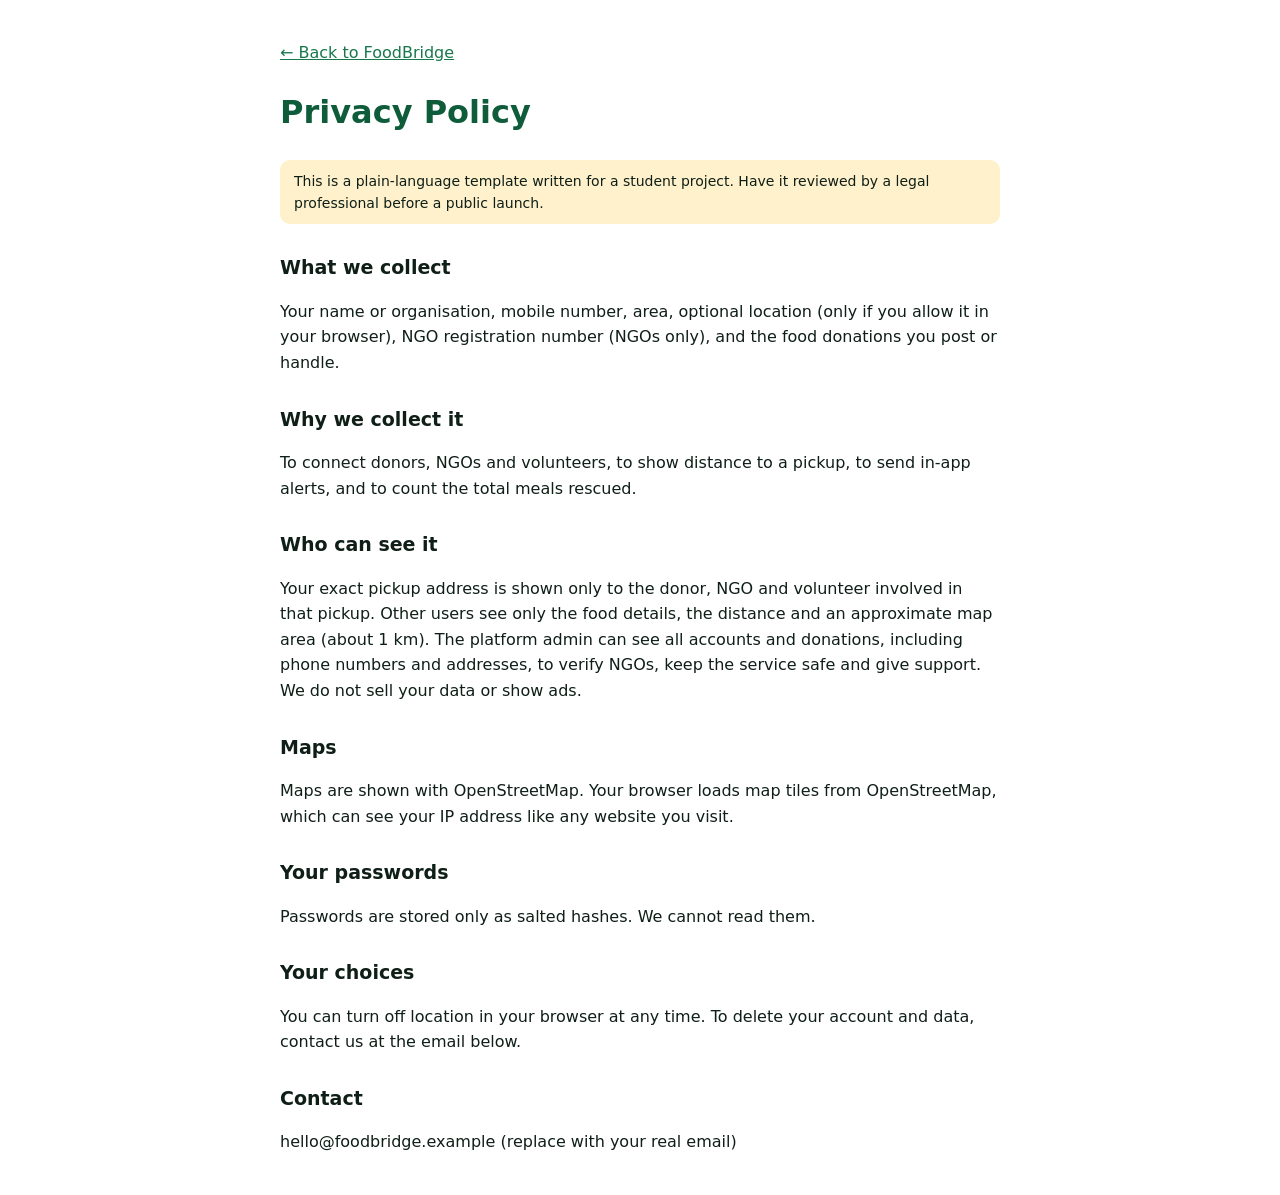
<file: frontend/privacy.html>
<!DOCTYPE html>
<html lang="en">

<head>
    <meta charset="utf-8">
    <meta name="viewport" content="width=device-width,initial-scale=1">
    <title>Privacy Policy | FoodBridge</title>
    <style>
        body {
            font: 16px/1.6 system-ui, sans-serif;
            max-width: 720px;
            margin: 0 auto;
            padding: 24px 18px;
            color: #0F1F17
        }

        h1 {
            color: #0E5C3A
        }

        h2 {
            margin-top: 28px;
            font-size: 19px
        }

        a {
            color: #17784B
        }

        .note {
            background: #FFF1CC;
            border-radius: 10px;
            padding: 10px 14px;
            font-size: 14px
        }
    </style>
</head>

<body>
    <p><a href="/">&larr; Back to FoodBridge</a></p>
    <h1>Privacy Policy</h1>
    <p class="note">This is a plain-language template written for a student project. Have it reviewed by a legal
        professional before a public launch.</p>
    <h2>What we collect</h2>
    <p>Your name or organisation, mobile number, area, optional location (only if you allow it in your browser), NGO
        registration number (NGOs only), and the food donations you post or handle.</p>
    <h2>Why we collect it</h2>
    <p>To connect donors, NGOs and volunteers, to show distance to a pickup, to send in-app alerts, and to count the
        total meals rescued.</p>
    <h2>Who can see it</h2>
    <p>Your exact pickup address is shown only to the donor, NGO and volunteer involved in that pickup. Other users see
        only the food details, the distance and an approximate map area (about 1 km). The platform admin can see all
        accounts and donations, including phone numbers and addresses, to verify NGOs, keep the service safe and give
        support. We do not sell your data or show ads.</p>
    <h2>Maps</h2>
    <p>Maps are shown with OpenStreetMap. Your browser loads map tiles from OpenStreetMap, which can see your IP
        address like any website you visit.</p>
    <h2>Your passwords</h2>
    <p>Passwords are stored only as salted hashes. We cannot read them.</p>
    <h2>Your choices</h2>
    <p>You can turn off location in your browser at any time. To delete your account and data, contact us at the email
        below.</p>
    <h2>Contact</h2>
    <p>hello@foodbridge.example (replace with your real email)</p>
</body>

</html>
</file>
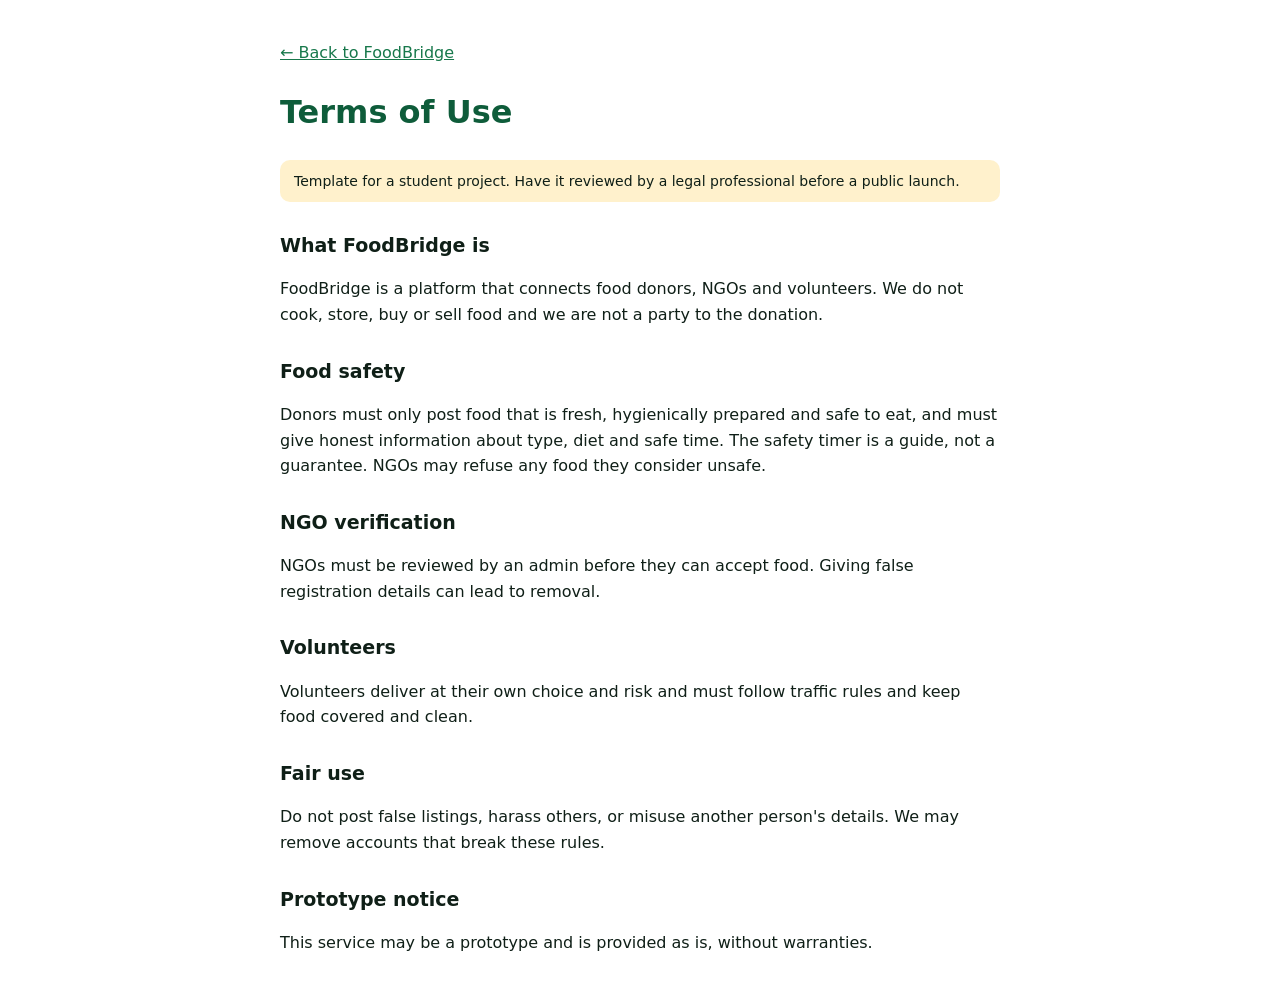
<file: frontend/terms.html>
<!DOCTYPE html>
<html lang="en">

<head>
    <meta charset="utf-8">
    <meta name="viewport" content="width=device-width,initial-scale=1">
    <title>Terms of Use | FoodBridge</title>
    <style>
        body {
            font: 16px/1.6 system-ui, sans-serif;
            max-width: 720px;
            margin: 0 auto;
            padding: 24px 18px;
            color: #0F1F17
        }

        h1 {
            color: #0E5C3A
        }

        h2 {
            margin-top: 28px;
            font-size: 19px
        }

        a {
            color: #17784B
        }

        .note {
            background: #FFF1CC;
            border-radius: 10px;
            padding: 10px 14px;
            font-size: 14px
        }
    </style>
</head>

<body>
    <p><a href="/">&larr; Back to FoodBridge</a></p>
    <h1>Terms of Use</h1>
    <p class="note">Template for a student project. Have it reviewed by a legal professional before a public launch.</p>
    <h2>What FoodBridge is</h2>
    <p>FoodBridge is a platform that connects food donors, NGOs and volunteers. We do not cook, store, buy or sell food
        and we are not a party to the donation.</p>
    <h2>Food safety</h2>
    <p>Donors must only post food that is fresh, hygienically prepared and safe to eat, and must give honest information
        about type, diet and safe time. The safety timer is a guide, not a guarantee. NGOs may refuse any food they
        consider unsafe.</p>
    <h2>NGO verification</h2>
    <p>NGOs must be reviewed by an admin before they can accept food. Giving false registration details can lead to
        removal.</p>
    <h2>Volunteers</h2>
    <p>Volunteers deliver at their own choice and risk and must follow traffic rules and keep food covered and clean.
    </p>
    <h2>Fair use</h2>
    <p>Do not post false listings, harass others, or misuse another person's details. We may remove accounts that break
        these rules.</p>
    <h2>Prototype notice</h2>
    <p>This service may be a prototype and is provided as is, without warranties.</p>
</body>

</html>
</file>
